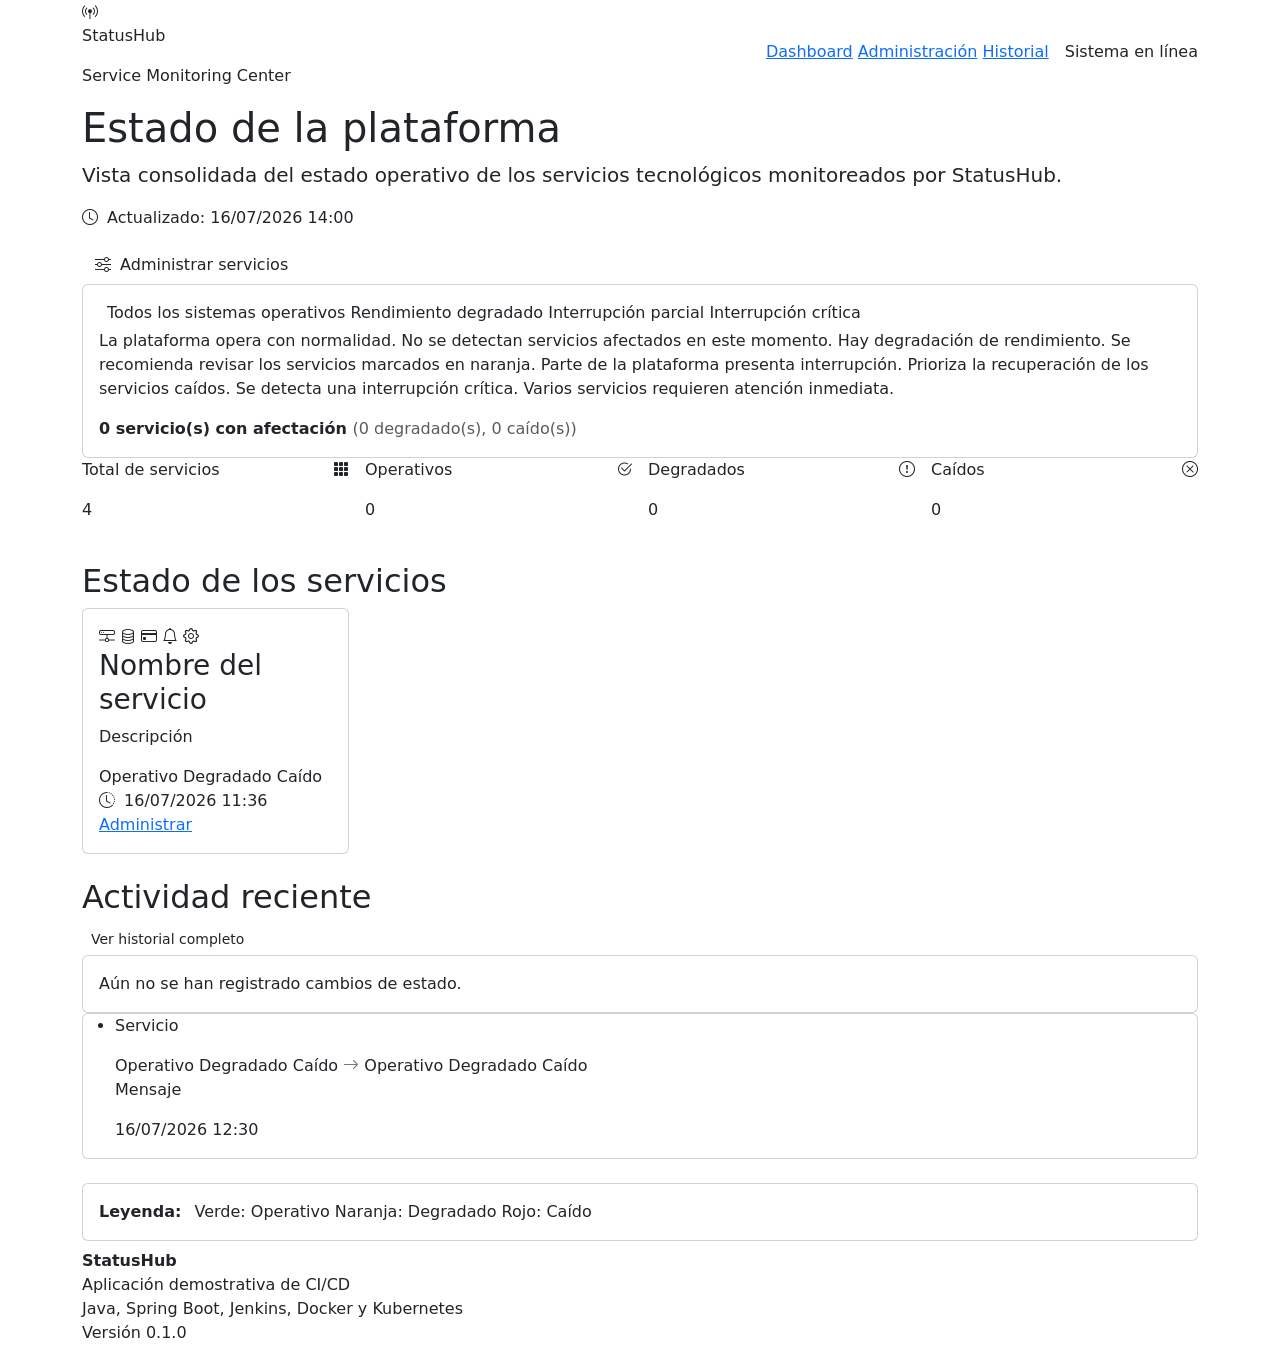
<file: src/main/resources/templates/index.html>
<!DOCTYPE html>
<html lang="es" xmlns:th="http://www.thymeleaf.org">
<head>
	<meta charset="UTF-8">
	<meta name="viewport" content="width=device-width, initial-scale=1.0">
	<title>StatusHub - Estado de la plataforma</title>
	<link href="https://cdn.jsdelivr.net/npm/bootstrap@5.3.3/dist/css/bootstrap.min.css" rel="stylesheet">
	<link href="https://cdn.jsdelivr.net/npm/bootstrap-icons@1.11.3/font/bootstrap-icons.min.css" rel="stylesheet">
	<link rel="stylesheet" th:href="@{/css/styles.css}">
</head>
<body>

	<nav class="top-nav">
		<div class="container d-flex flex-column flex-lg-row justify-content-between align-items-lg-center gap-3">
			<div class="brand-block">
				<span class="brand-mark" aria-hidden="true"><i class="bi bi-broadcast-pin"></i></span>
				<div>
					<p class="brand-title">StatusHub</p>
					<p class="brand-subtitle">Service Monitoring Center</p>
				</div>
			</div>
			<div class="d-flex flex-column flex-md-row align-items-md-center gap-3">
				<div class="nav-links">
					<a th:href="@{/}" class="nav-link-item active">Dashboard</a>
					<a th:href="@{/admin}" class="nav-link-item">Administración</a>
					<a th:href="@{/history}" class="nav-link-item">Historial</a>
				</div>
				<span class="online-chip">
					<span class="pulse-dot pulse-operational"></span>
					Sistema en línea
				</span>
			</div>
		</div>
	</nav>

	<main class="container page-main">

		<section class="page-hero">
			<div>
				<h1>Estado de la plataforma</h1>
				<p class="lead">
					Vista consolidada del estado operativo de los servicios tecnológicos monitoreados por StatusHub.
				</p>
				<p class="hero-meta">
					<i class="bi bi-clock me-1"></i>
					Actualizado:
					<span th:text="${#temporals.format(generatedAt, 'dd/MM/yyyy HH:mm')}">16/07/2026 14:00</span>
				</p>
			</div>
			<a th:href="@{/admin}" class="btn btn-primary-soft">
				<i class="bi bi-sliders me-1"></i> Administrar servicios
			</a>
		</section>

		<section class="status-banner card"
			th:classappend="${overallStatus.name() == 'OPERATIONAL'} ? 'overall-operational' :
				(${overallStatus.name() == 'DEGRADED'} ? 'overall-degraded' :
				(${overallStatus.name() == 'PARTIAL_OUTAGE'} ? 'overall-partial' : 'overall-critical'))">
			<div class="card-body">
				<div class="status-banner-icon" aria-hidden="true">
					<i th:class="${overallStatus.name() == 'OPERATIONAL'} ? 'bi bi-check-circle-fill' :
						(${overallStatus.name() == 'DEGRADED'} ? 'bi bi-exclamation-triangle-fill' :
						'bi bi-x-octagon-fill')"></i>
				</div>
				<div class="flex-grow-1">
					<div class="d-flex align-items-center gap-2 mb-1">
						<span class="pulse-dot"
							th:classappend="${overallStatus.name() == 'OPERATIONAL'} ? 'pulse-operational' :
								(${overallStatus.name() == 'DEGRADED'} ? 'pulse-degraded' : 'pulse-down')"></span>
						<p class="status-banner-title mb-0"
							th:switch="${overallStatus.name()}">
							<span th:case="'OPERATIONAL'">Todos los sistemas operativos</span>
							<span th:case="'DEGRADED'">Rendimiento degradado</span>
							<span th:case="'PARTIAL_OUTAGE'">Interrupción parcial</span>
							<span th:case="'CRITICAL_OUTAGE'">Interrupción crítica</span>
						</p>
					</div>
					<p class="status-banner-text"
						th:switch="${overallStatus.name()}">
						<span th:case="'OPERATIONAL'">
							La plataforma opera con normalidad. No se detectan servicios afectados en este momento.
						</span>
						<span th:case="'DEGRADED'">
							Hay degradación de rendimiento. Se recomienda revisar los servicios marcados en naranja.
						</span>
						<span th:case="'PARTIAL_OUTAGE'">
							Parte de la plataforma presenta interrupción. Prioriza la recuperación de los servicios caídos.
						</span>
						<span th:case="'CRITICAL_OUTAGE'">
							Se detecta una interrupción crítica. Varios servicios requieren atención inmediata.
						</span>
					</p>
					<p class="status-banner-text mt-2 mb-0 fw-semibold">
						<span th:text="${degradedCount + downCount}">0</span>
						servicio(s) con afectación
						<span class="fw-normal opacity-75">
							(<span th:text="${degradedCount}">0</span> degradado(s),
							<span th:text="${downCount}">0</span> caído(s))
						</span>
					</p>
				</div>
			</div>
		</section>

		<section class="mb-4">
			<div class="row g-3">
				<div class="col-6 col-lg-3">
					<div class="summary-card summary-total">
						<div class="d-flex justify-content-between align-items-start">
							<div>
								<p class="summary-label">Total de servicios</p>
								<p class="summary-value" th:text="${totalServices}">4</p>
							</div>
							<span class="summary-icon"><i class="bi bi-grid-3x3-gap-fill"></i></span>
						</div>
					</div>
				</div>
				<div class="col-6 col-lg-3">
					<div class="summary-card summary-operational">
						<div class="d-flex justify-content-between align-items-start">
							<div>
								<p class="summary-label">Operativos</p>
								<p class="summary-value" th:text="${operationalCount}">0</p>
							</div>
							<span class="summary-icon"><i class="bi bi-check2-circle"></i></span>
						</div>
					</div>
				</div>
				<div class="col-6 col-lg-3">
					<div class="summary-card summary-degraded">
						<div class="d-flex justify-content-between align-items-start">
							<div>
								<p class="summary-label">Degradados</p>
								<p class="summary-value" th:text="${degradedCount}">0</p>
							</div>
							<span class="summary-icon"><i class="bi bi-exclamation-circle"></i></span>
						</div>
					</div>
				</div>
				<div class="col-6 col-lg-3">
					<div class="summary-card summary-down">
						<div class="d-flex justify-content-between align-items-start">
							<div>
								<p class="summary-label">Caídos</p>
								<p class="summary-value" th:text="${downCount}">0</p>
							</div>
							<span class="summary-icon"><i class="bi bi-x-circle"></i></span>
						</div>
					</div>
				</div>
			</div>
		</section>

		<section class="mb-4">
			<h2 class="section-title">Estado de los servicios</h2>
			<div class="row g-3">
				<div class="col-md-6 col-xl-3" th:each="service : ${services}">
					<article class="card service-card"
						th:classappend="${service.status.name() == 'OPERATIONAL'} ? 'border-operational' :
							(${service.status.name() == 'DEGRADED'} ? 'border-degraded' : 'border-down')">
						<div class="card-body">
							<div class="service-icon" aria-hidden="true"
								th:switch="${service.name}">
								<i th:case="'API principal'" class="bi bi-hdd-network"></i>
								<i th:case="'Base de datos'" class="bi bi-database"></i>
								<i th:case="'Servicio de pagos'" class="bi bi-credit-card"></i>
								<i th:case="'Notificaciones'" class="bi bi-bell"></i>
								<i th:case="*" class="bi bi-gear"></i>
							</div>
							<h3 class="service-name" th:text="${service.name}">Nombre del servicio</h3>
							<p class="service-description" th:text="${service.description}">Descripción</p>
							<span class="status-badge align-self-start"
								th:classappend="${service.status.name() == 'OPERATIONAL'} ? 'status-operational' :
									(${service.status.name() == 'DEGRADED'} ? 'status-degraded' : 'status-down')">
								<span class="pulse-dot"></span>
								<span th:switch="${service.status.name()}">
									<span th:case="'OPERATIONAL'">Operativo</span>
									<span th:case="'DEGRADED'">Degradado</span>
									<span th:case="'DOWN'">Caído</span>
								</span>
							</span>
							<div class="service-meta">
								<span>
									<i class="bi bi-clock-history me-1"></i>
									<span th:text="${#temporals.format(service.updatedAt, 'dd/MM/yyyy HH:mm')}">
										16/07/2026 11:36
									</span>
								</span>
								<a th:href="@{/admin}" class="service-admin-link">Administrar</a>
							</div>
						</div>
					</article>
				</div>
			</div>
		</section>

		<section class="mb-4">
			<div class="section-header">
				<h2 class="section-title">Actividad reciente</h2>
				<a th:href="@{/history}" class="btn btn-ghost btn-sm">Ver historial completo</a>
			</div>

			<div th:if="${#lists.isEmpty(recentHistory)}" class="card empty-state-card">
				<div class="card-body">
					<p class="mb-0">Aún no se han registrado cambios de estado.</p>
				</div>
			</div>

			<div th:unless="${#lists.isEmpty(recentHistory)}" class="card activity-card">
				<ul class="activity-list">
					<li class="activity-item" th:each="change : ${recentHistory}">
						<div>
							<p class="activity-service" th:text="${change.serviceName}">Servicio</p>
							<div class="activity-flow">
								<span class="status-badge"
									th:classappend="${change.previousStatus.name() == 'OPERATIONAL'} ? 'status-operational' :
										(${change.previousStatus.name() == 'DEGRADED'} ? 'status-degraded' : 'status-down')">
									<span th:switch="${change.previousStatus.name()}">
										<span th:case="'OPERATIONAL'">Operativo</span>
										<span th:case="'DEGRADED'">Degradado</span>
										<span th:case="'DOWN'">Caído</span>
									</span>
								</span>
								<i class="bi bi-arrow-right text-secondary"></i>
								<span class="status-badge"
									th:classappend="${change.newStatus.name() == 'OPERATIONAL'} ? 'status-operational' :
										(${change.newStatus.name() == 'DEGRADED'} ? 'status-degraded' : 'status-down')">
									<span th:switch="${change.newStatus.name()}">
										<span th:case="'OPERATIONAL'">Operativo</span>
										<span th:case="'DEGRADED'">Degradado</span>
										<span th:case="'DOWN'">Caído</span>
									</span>
								</span>
							</div>
							<p class="activity-message"
								th:if="${change.message != null and !change.message.isBlank()}"
								th:text="${change.message}">Mensaje</p>
						</div>
						<span class="activity-time"
							th:text="${#temporals.format(change.changedAt, 'dd/MM/yyyy HH:mm')}">
							16/07/2026 12:30
						</span>
					</li>
				</ul>
			</div>
		</section>

		<section class="mb-2">
			<div class="card legend-card">
				<div class="card-body">
					<strong class="me-2">Leyenda:</strong>
					<span class="legend-item">
						<span class="legend-swatch operational"></span> Verde: Operativo
					</span>
					<span class="legend-item">
						<span class="legend-swatch degraded"></span> Naranja: Degradado
					</span>
					<span class="legend-item">
						<span class="legend-swatch down"></span> Rojo: Caído
					</span>
				</div>
			</div>
		</section>

	</main>

	<footer class="page-footer">
		<div class="container">
			<p class="mb-0"><strong>StatusHub</strong></p>
			<p class="mb-0">Aplicación demostrativa de CI/CD</p>
			<p class="footer-stack mb-0">Java, Spring Boot, Jenkins, Docker y Kubernetes</p>
			<p class="footer-stack mb-0">Versión 0.1.0</p>
		</div>
	</footer>

</body>
</html>
</file>
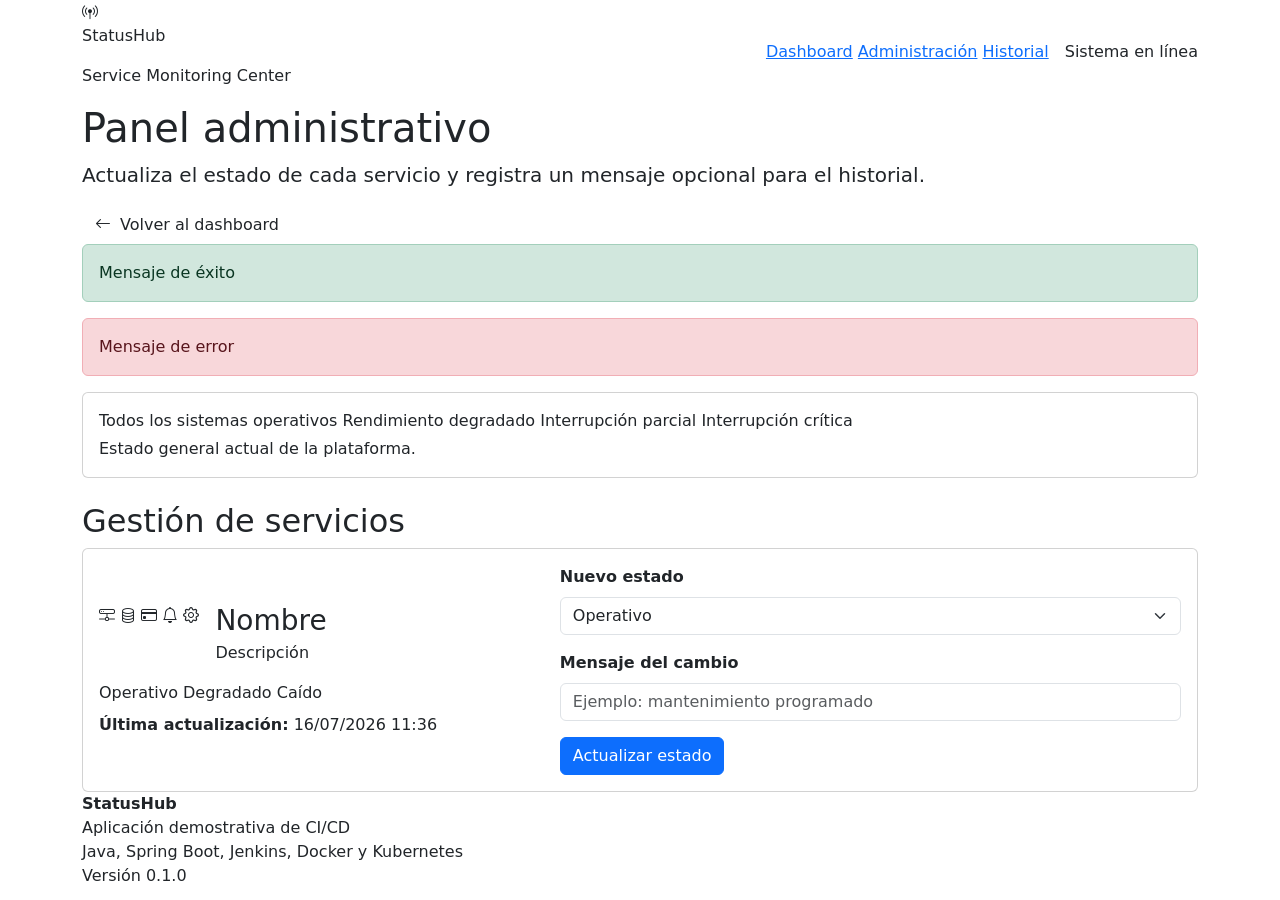
<file: src/main/resources/templates/admin.html>
<!DOCTYPE html>
<html lang="es" xmlns:th="http://www.thymeleaf.org">
<head>
	<meta charset="UTF-8">
	<meta name="viewport" content="width=device-width, initial-scale=1.0">
	<title>StatusHub - Panel administrativo</title>
	<link href="https://cdn.jsdelivr.net/npm/bootstrap@5.3.3/dist/css/bootstrap.min.css" rel="stylesheet">
	<link href="https://cdn.jsdelivr.net/npm/bootstrap-icons@1.11.3/font/bootstrap-icons.min.css" rel="stylesheet">
	<link rel="stylesheet" th:href="@{/css/styles.css}">
</head>
<body>

	<nav class="top-nav">
		<div class="container d-flex flex-column flex-lg-row justify-content-between align-items-lg-center gap-3">
			<div class="brand-block">
				<span class="brand-mark" aria-hidden="true"><i class="bi bi-broadcast-pin"></i></span>
				<div>
					<p class="brand-title">StatusHub</p>
					<p class="brand-subtitle">Service Monitoring Center</p>
				</div>
			</div>
			<div class="d-flex flex-column flex-md-row align-items-md-center gap-3">
				<div class="nav-links">
					<a th:href="@{/}" class="nav-link-item">Dashboard</a>
					<a th:href="@{/admin}" class="nav-link-item active">Administración</a>
					<a th:href="@{/history}" class="nav-link-item">Historial</a>
				</div>
				<span class="online-chip">
					<span class="pulse-dot pulse-operational"></span>
					Sistema en línea
				</span>
			</div>
		</div>
	</nav>

	<main class="container page-main">

		<section class="page-hero">
			<div>
				<h1>Panel administrativo</h1>
				<p class="lead">
					Actualiza el estado de cada servicio y registra un mensaje opcional para el historial.
				</p>
			</div>
			<a th:href="@{/}" class="btn btn-ghost">
				<i class="bi bi-arrow-left me-1"></i> Volver al dashboard
			</a>
		</section>

		<div th:if="${successMessage}" class="alert alert-success flash-message mb-3" th:text="${successMessage}">
			Mensaje de éxito
		</div>
		<div th:if="${errorMessage}" class="alert alert-danger flash-message mb-3" th:text="${errorMessage}">
			Mensaje de error
		</div>

		<section class="status-banner card mb-4"
			th:classappend="${overallStatus.name() == 'OPERATIONAL'} ? 'overall-operational' :
				(${overallStatus.name() == 'DEGRADED'} ? 'overall-degraded' :
				(${overallStatus.name() == 'PARTIAL_OUTAGE'} ? 'overall-partial' : 'overall-critical'))">
			<div class="card-body">
				<div class="status-banner-icon" aria-hidden="true">
					<i th:class="${overallStatus.name() == 'OPERATIONAL'} ? 'bi bi-check-circle-fill' :
						(${overallStatus.name() == 'DEGRADED'} ? 'bi bi-exclamation-triangle-fill' :
						'bi bi-x-octagon-fill')"></i>
				</div>
				<div>
					<p class="status-banner-title mb-1"
						th:switch="${overallStatus.name()}">
						<span th:case="'OPERATIONAL'">Todos los sistemas operativos</span>
						<span th:case="'DEGRADED'">Rendimiento degradado</span>
						<span th:case="'PARTIAL_OUTAGE'">Interrupción parcial</span>
						<span th:case="'CRITICAL_OUTAGE'">Interrupción crítica</span>
					</p>
					<p class="status-banner-text mb-0">Estado general actual de la plataforma.</p>
				</div>
			</div>
		</section>

		<section>
			<h2 class="section-title">Gestión de servicios</h2>
			<div class="row g-3">
				<div class="col-12" th:each="service : ${services}">
					<article class="card admin-service-card"
						th:classappend="${service.status.name() == 'OPERATIONAL'} ? 'border-operational' :
							(${service.status.name() == 'DEGRADED'} ? 'border-degraded' : 'border-down')">
						<div class="card-body">
							<div class="row g-4 align-items-center">
								<div class="col-lg-5">
									<div class="d-flex align-items-start gap-3 mb-2">
										<span class="service-icon mb-0" aria-hidden="true"
											th:switch="${service.name}">
											<i th:case="'API principal'" class="bi bi-hdd-network"></i>
											<i th:case="'Base de datos'" class="bi bi-database"></i>
											<i th:case="'Servicio de pagos'" class="bi bi-credit-card"></i>
											<i th:case="'Notificaciones'" class="bi bi-bell"></i>
											<i th:case="*" class="bi bi-gear"></i>
										</span>
										<div>
											<h3 class="service-name mb-1" th:text="${service.name}">Nombre</h3>
											<p class="service-description mb-2" th:text="${service.description}">
												Descripción
											</p>
										</div>
									</div>
									<div class="mb-2">
										<span class="status-badge"
											th:classappend="${service.status.name() == 'OPERATIONAL'} ? 'status-operational' :
												(${service.status.name() == 'DEGRADED'} ? 'status-degraded' : 'status-down')">
											<span class="pulse-dot"></span>
											<span th:switch="${service.status.name()}">
												<span th:case="'OPERATIONAL'">Operativo</span>
												<span th:case="'DEGRADED'">Degradado</span>
												<span th:case="'DOWN'">Caído</span>
											</span>
										</span>
									</div>
									<div class="service-meta border-0 pt-0 mt-0">
										<span>
											<strong>Última actualización:</strong>
											<span th:text="${#temporals.format(service.updatedAt, 'dd/MM/yyyy HH:mm')}">
												16/07/2026 11:36
											</span>
										</span>
									</div>
								</div>
								<div class="col-lg-7">
									<form class="admin-form"
										th:action="@{/admin/services/{id}/status(id=${service.id})}"
										method="post">
										<label class="form-label fw-semibold" th:for="'status-' + ${service.id}">
											Nuevo estado
										</label>
										<select class="form-select mb-3"
											th:id="'status-' + ${service.id}"
											name="status"
											required>
											<option th:each="statusOption : ${statuses}"
												th:value="${statusOption.name()}"
												th:selected="${statusOption == service.status}"
												th:text="${statusOption.name() == 'OPERATIONAL'} ? 'Operativo' :
													(${statusOption.name() == 'DEGRADED'} ? 'Degradado' : 'Caído')">
												Operativo
											</option>
										</select>
										<label class="form-label fw-semibold" th:for="'message-' + ${service.id}">
											Mensaje del cambio
										</label>
										<input type="text"
											class="form-control mb-3"
											th:id="'message-' + ${service.id}"
											name="message"
											placeholder="Ejemplo: mantenimiento programado">
										<button type="submit" class="btn btn-primary">
											Actualizar estado
										</button>
									</form>
								</div>
							</div>
						</div>
					</article>
				</div>
			</div>
		</section>

	</main>

	<footer class="page-footer">
		<div class="container">
			<p class="mb-0"><strong>StatusHub</strong></p>
			<p class="mb-0">Aplicación demostrativa de CI/CD</p>
			<p class="footer-stack mb-0">Java, Spring Boot, Jenkins, Docker y Kubernetes</p>
			<p class="footer-stack mb-0">Versión 0.1.0</p>
		</div>
	</footer>

</body>
</html>
</file>
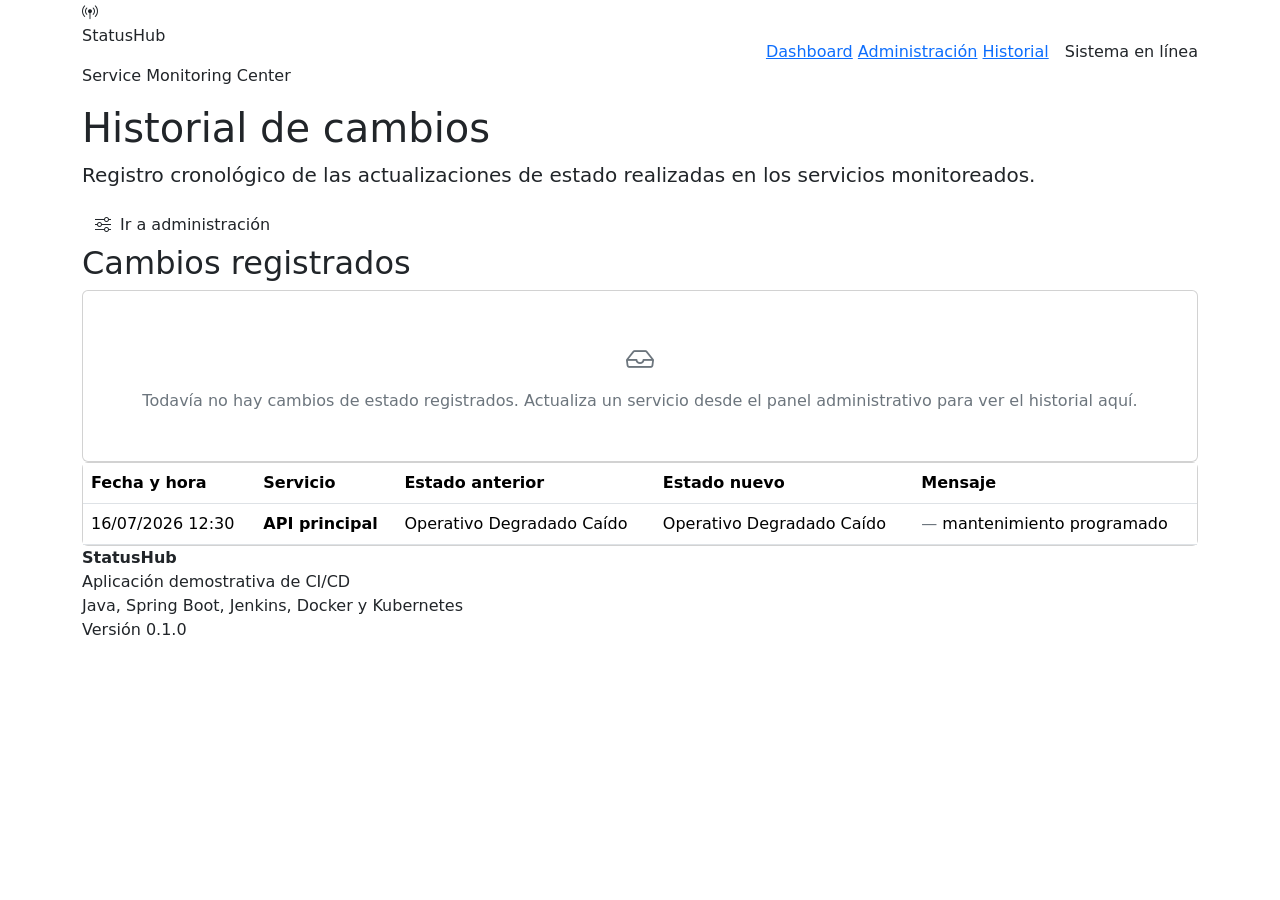
<file: src/main/resources/templates/history.html>
<!DOCTYPE html>
<html lang="es" xmlns:th="http://www.thymeleaf.org">
<head>
	<meta charset="UTF-8">
	<meta name="viewport" content="width=device-width, initial-scale=1.0">
	<title>StatusHub - Historial de cambios</title>
	<link href="https://cdn.jsdelivr.net/npm/bootstrap@5.3.3/dist/css/bootstrap.min.css" rel="stylesheet">
	<link href="https://cdn.jsdelivr.net/npm/bootstrap-icons@1.11.3/font/bootstrap-icons.min.css" rel="stylesheet">
	<link rel="stylesheet" th:href="@{/css/styles.css}">
</head>
<body>

	<nav class="top-nav">
		<div class="container d-flex flex-column flex-lg-row justify-content-between align-items-lg-center gap-3">
			<div class="brand-block">
				<span class="brand-mark" aria-hidden="true"><i class="bi bi-broadcast-pin"></i></span>
				<div>
					<p class="brand-title">StatusHub</p>
					<p class="brand-subtitle">Service Monitoring Center</p>
				</div>
			</div>
			<div class="d-flex flex-column flex-md-row align-items-md-center gap-3">
				<div class="nav-links">
					<a th:href="@{/}" class="nav-link-item">Dashboard</a>
					<a th:href="@{/admin}" class="nav-link-item">Administración</a>
					<a th:href="@{/history}" class="nav-link-item active">Historial</a>
				</div>
				<span class="online-chip">
					<span class="pulse-dot pulse-operational"></span>
					Sistema en línea
				</span>
			</div>
		</div>
	</nav>

	<main class="container page-main">

		<section class="page-hero">
			<div>
				<h1>Historial de cambios</h1>
				<p class="lead">
					Registro cronológico de las actualizaciones de estado realizadas en los servicios monitoreados.
				</p>
			</div>
			<a th:href="@{/admin}" class="btn btn-primary-soft">
				<i class="bi bi-sliders me-1"></i> Ir a administración
			</a>
		</section>

		<section>
			<div class="section-header">
				<h2 class="section-title">Cambios registrados</h2>
			</div>

			<div th:if="${#lists.isEmpty(history)}" class="card empty-history-card">
				<div class="card-body text-center py-5">
					<p class="mb-2"><i class="bi bi-inbox fs-3 text-secondary"></i></p>
					<p class="mb-0 text-secondary">
						Todavía no hay cambios de estado registrados.
						Actualiza un servicio desde el panel administrativo para ver el historial aquí.
					</p>
				</div>
			</div>

			<div th:unless="${#lists.isEmpty(history)}" class="card history-table-card">
				<div class="card-body p-0">
					<div class="table-responsive">
						<table class="table table-hover align-middle mb-0 history-table">
							<thead>
								<tr>
									<th scope="col">Fecha y hora</th>
									<th scope="col">Servicio</th>
									<th scope="col">Estado anterior</th>
									<th scope="col">Estado nuevo</th>
									<th scope="col">Mensaje</th>
								</tr>
							</thead>
							<tbody>
								<tr th:each="change : ${history}">
									<td th:text="${#temporals.format(change.changedAt, 'dd/MM/yyyy HH:mm')}">
										16/07/2026 12:30
									</td>
									<td class="fw-semibold" th:text="${change.serviceName}">API principal</td>
									<td>
										<span class="status-badge"
											th:classappend="${change.previousStatus.name() == 'OPERATIONAL'} ? 'status-operational' :
												(${change.previousStatus.name() == 'DEGRADED'} ? 'status-degraded' : 'status-down')">
											<span class="pulse-dot"></span>
											<span th:switch="${change.previousStatus.name()}">
												<span th:case="'OPERATIONAL'">Operativo</span>
												<span th:case="'DEGRADED'">Degradado</span>
												<span th:case="'DOWN'">Caído</span>
											</span>
										</span>
									</td>
									<td>
										<span class="status-badge"
											th:classappend="${change.newStatus.name() == 'OPERATIONAL'} ? 'status-operational' :
												(${change.newStatus.name() == 'DEGRADED'} ? 'status-degraded' : 'status-down')">
											<span class="pulse-dot"></span>
											<span th:switch="${change.newStatus.name()}">
												<span th:case="'OPERATIONAL'">Operativo</span>
												<span th:case="'DEGRADED'">Degradado</span>
												<span th:case="'DOWN'">Caído</span>
											</span>
										</span>
									</td>
									<td>
										<span th:if="${change.message == null or change.message.isBlank()}"
											class="text-secondary">—</span>
										<span th:unless="${change.message == null or change.message.isBlank()}"
											th:text="${change.message}">mantenimiento programado</span>
									</td>
								</tr>
							</tbody>
						</table>
					</div>
				</div>
			</div>
		</section>

	</main>

	<footer class="page-footer">
		<div class="container">
			<p class="mb-0"><strong>StatusHub</strong></p>
			<p class="mb-0">Aplicación demostrativa de CI/CD</p>
			<p class="footer-stack mb-0">Java, Spring Boot, Jenkins, Docker y Kubernetes</p>
			<p class="footer-stack mb-0">Versión 0.1.0</p>
		</div>
	</footer>

</body>
</html>
</file>
